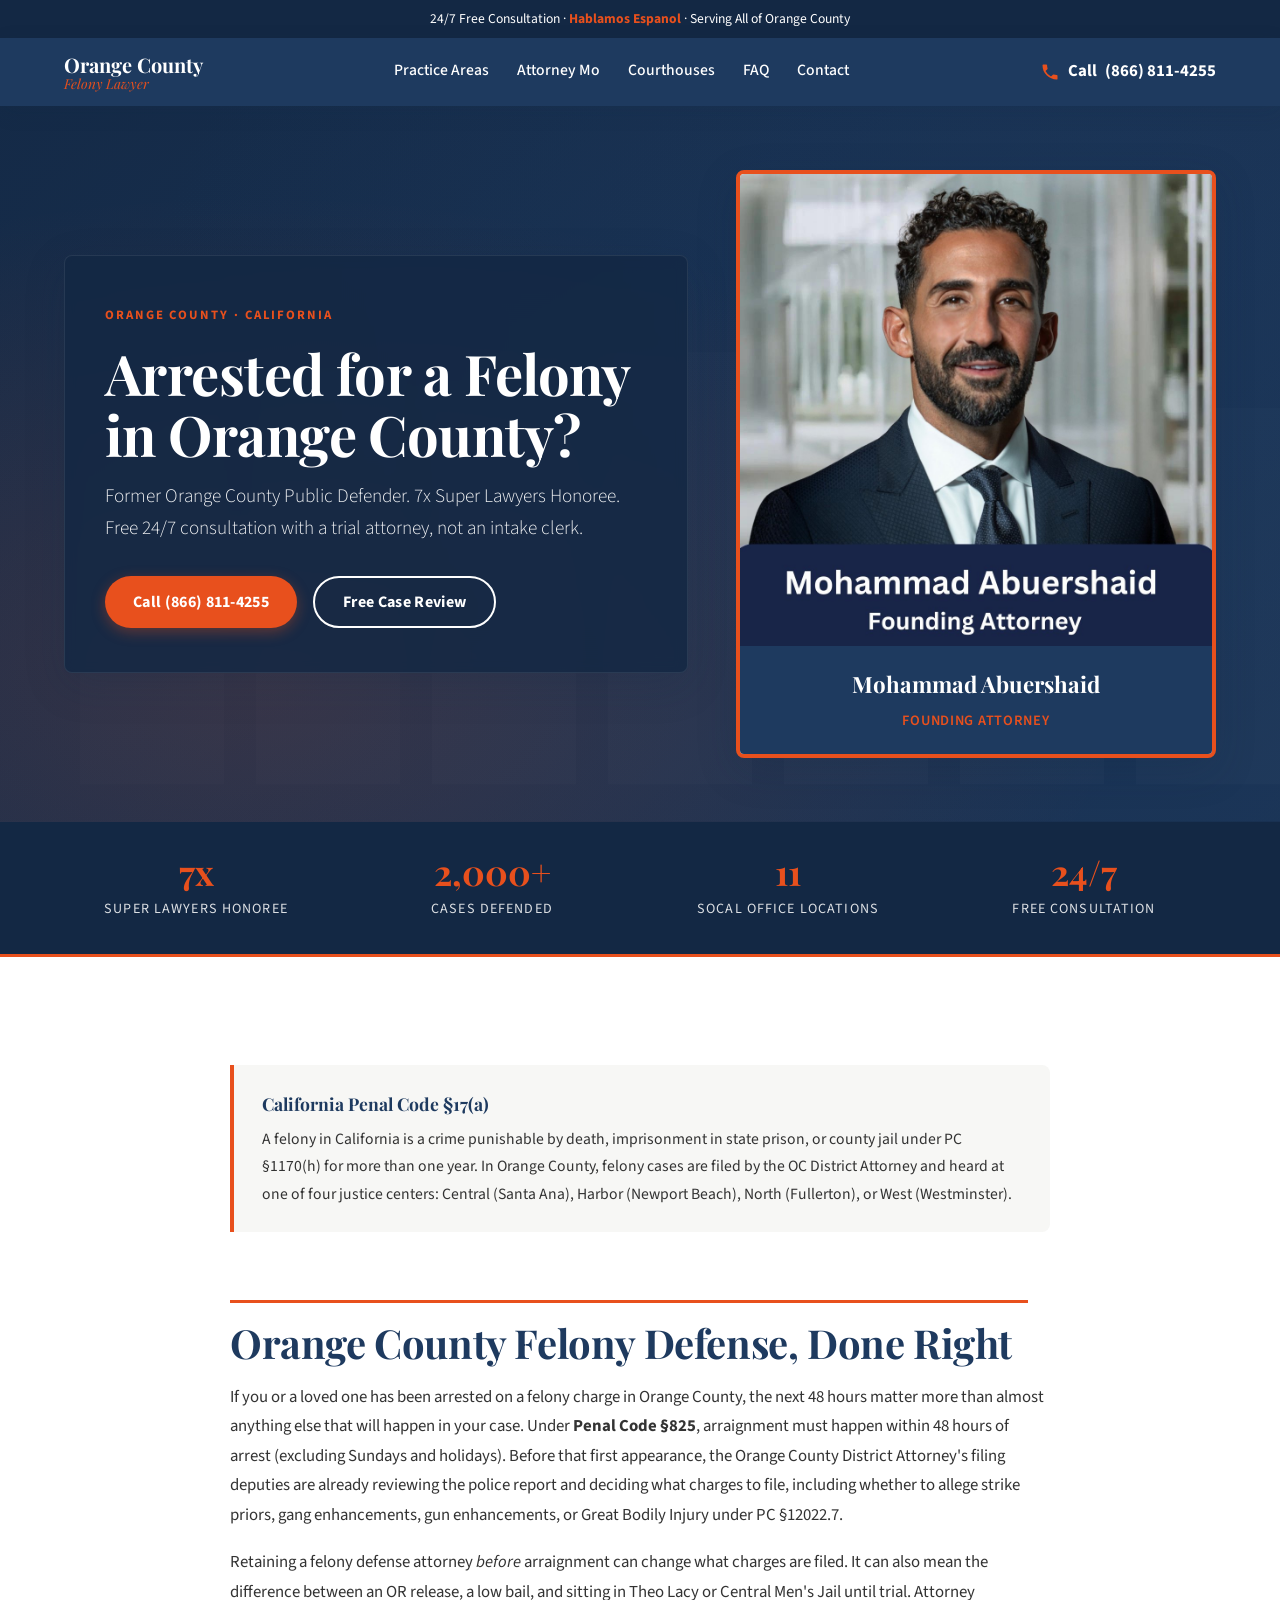
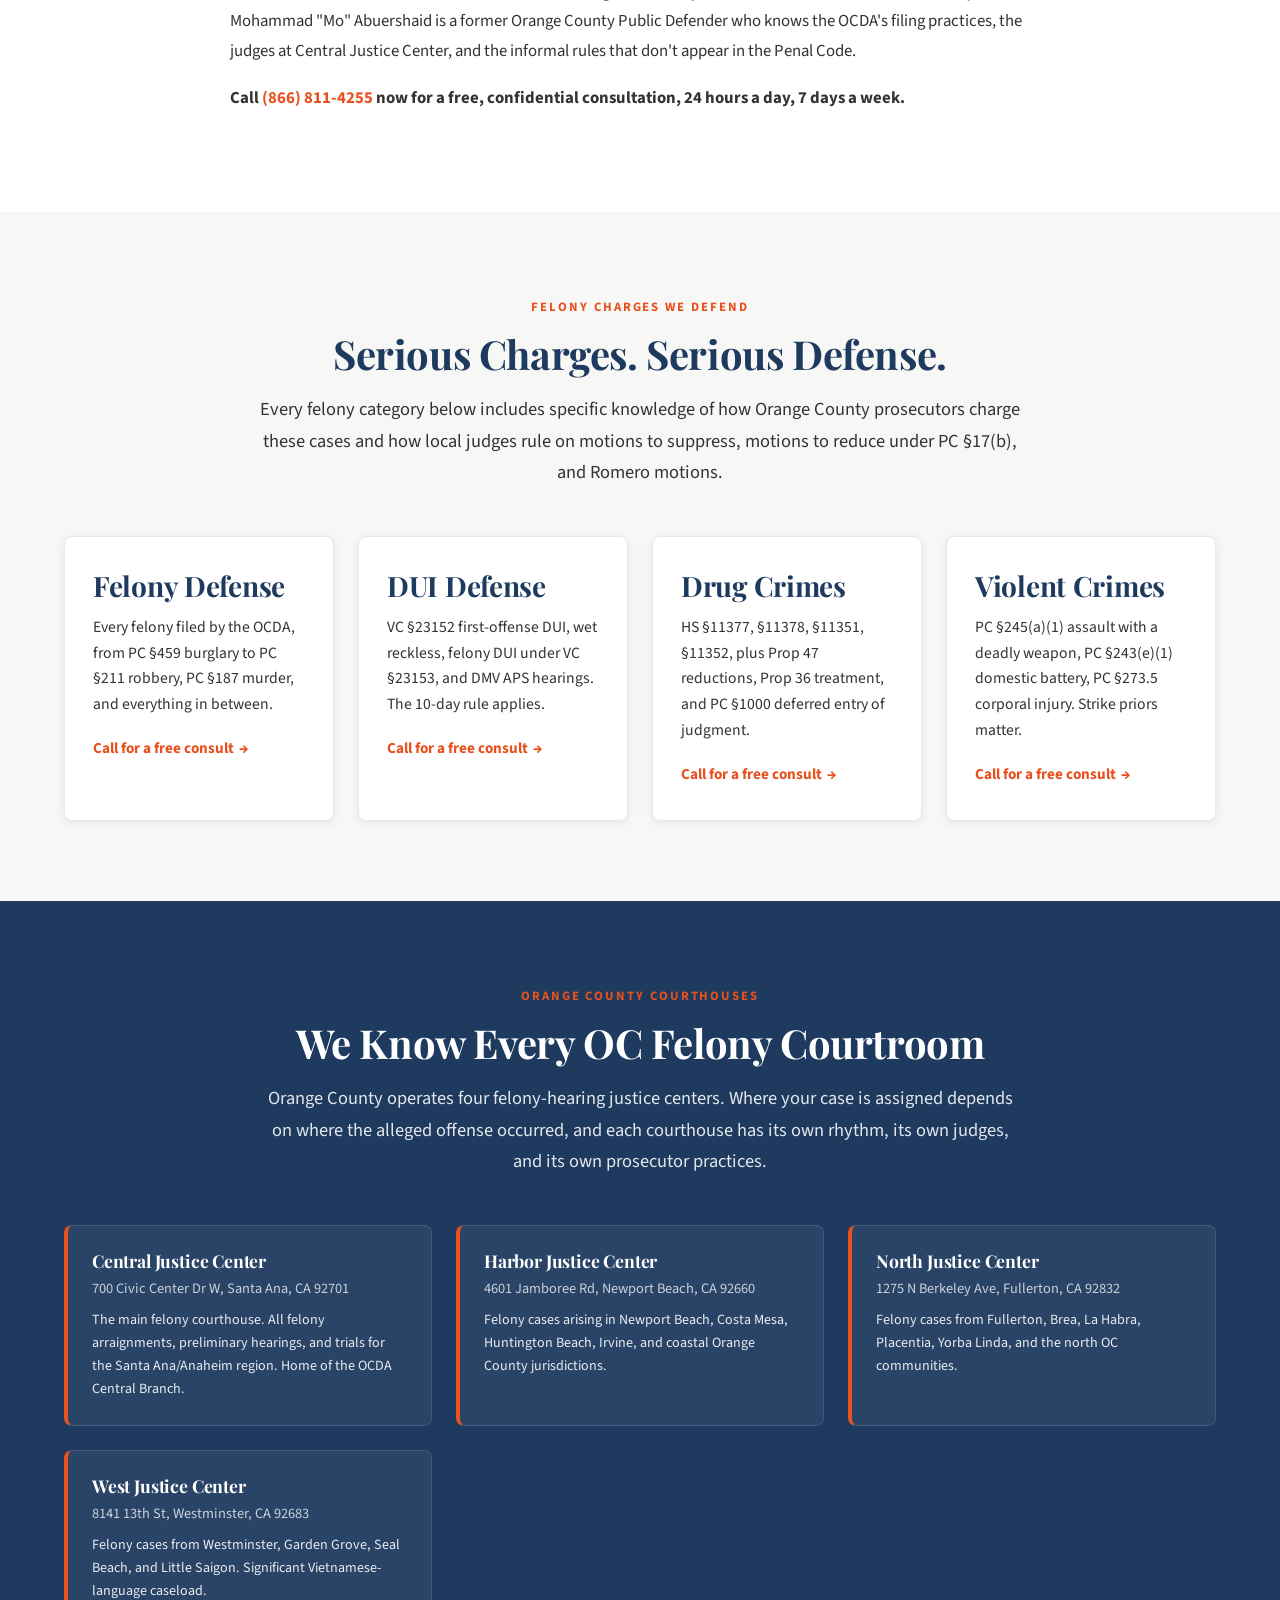
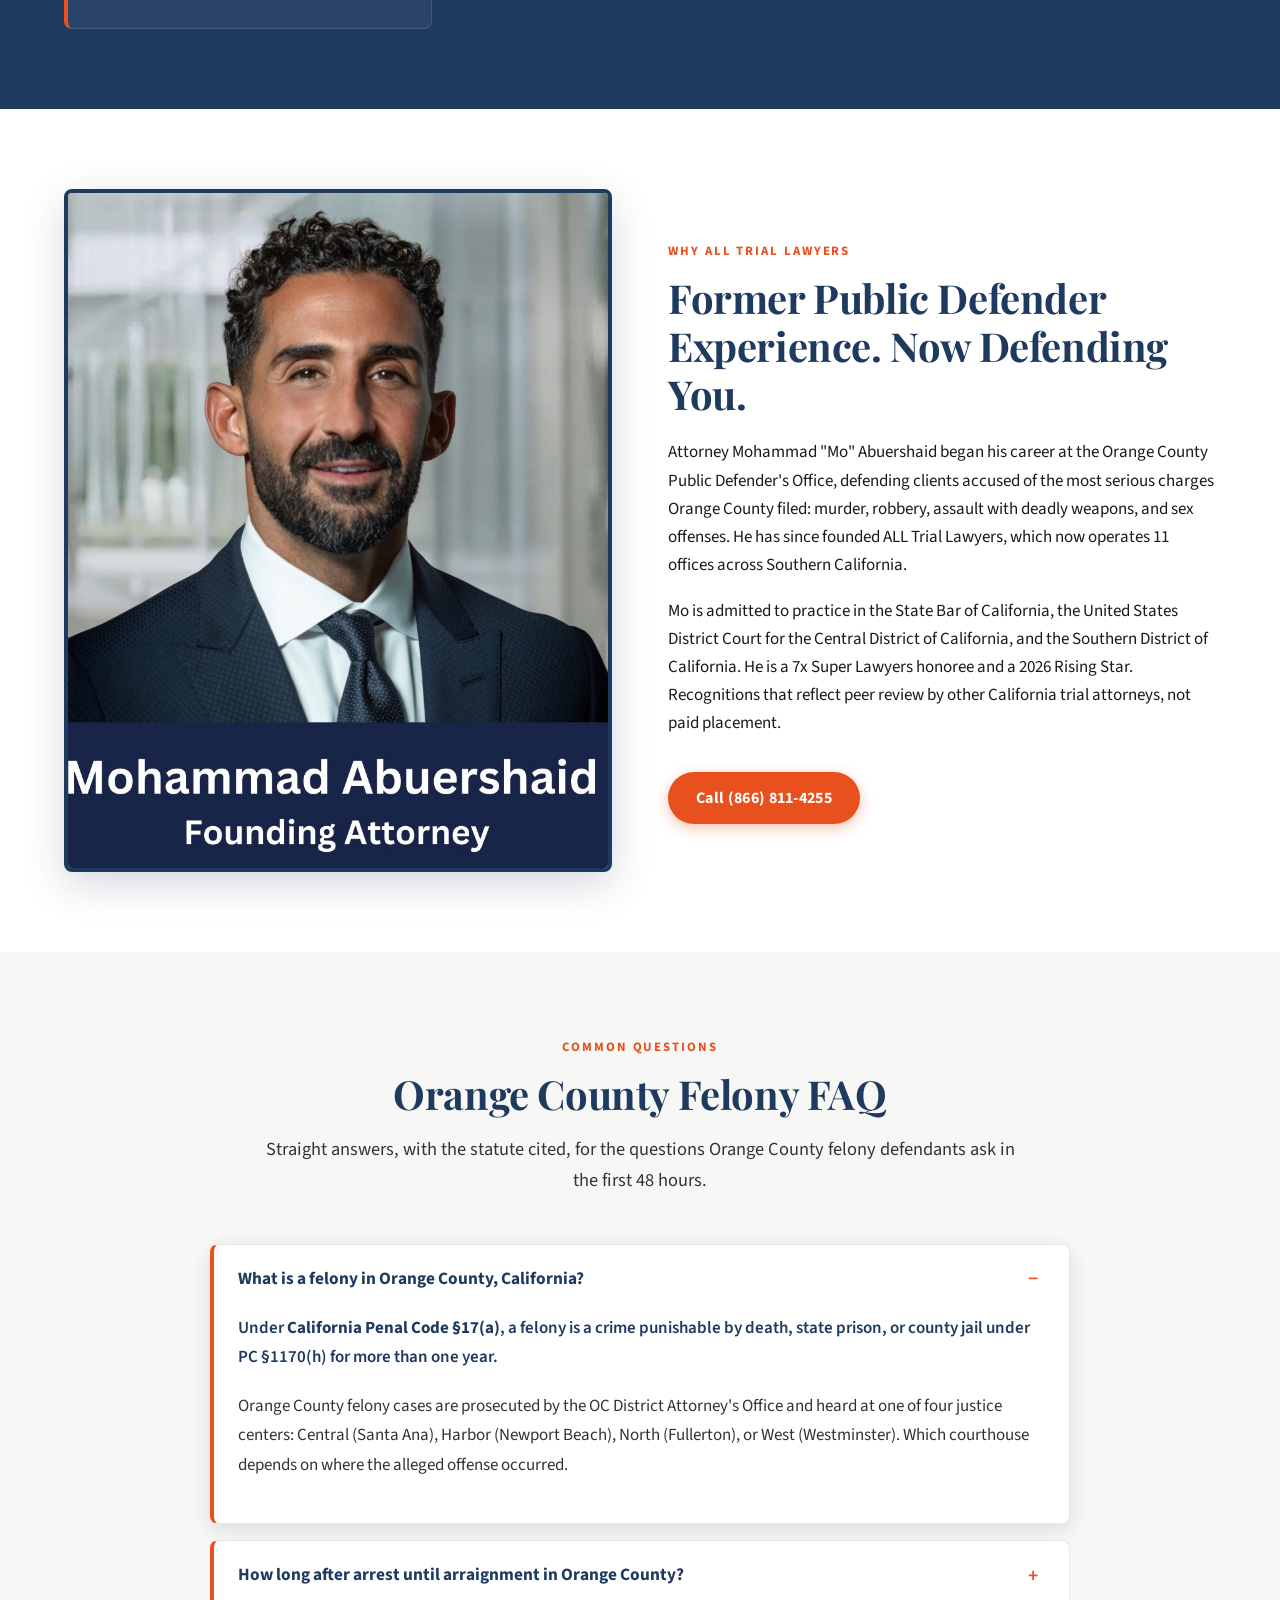
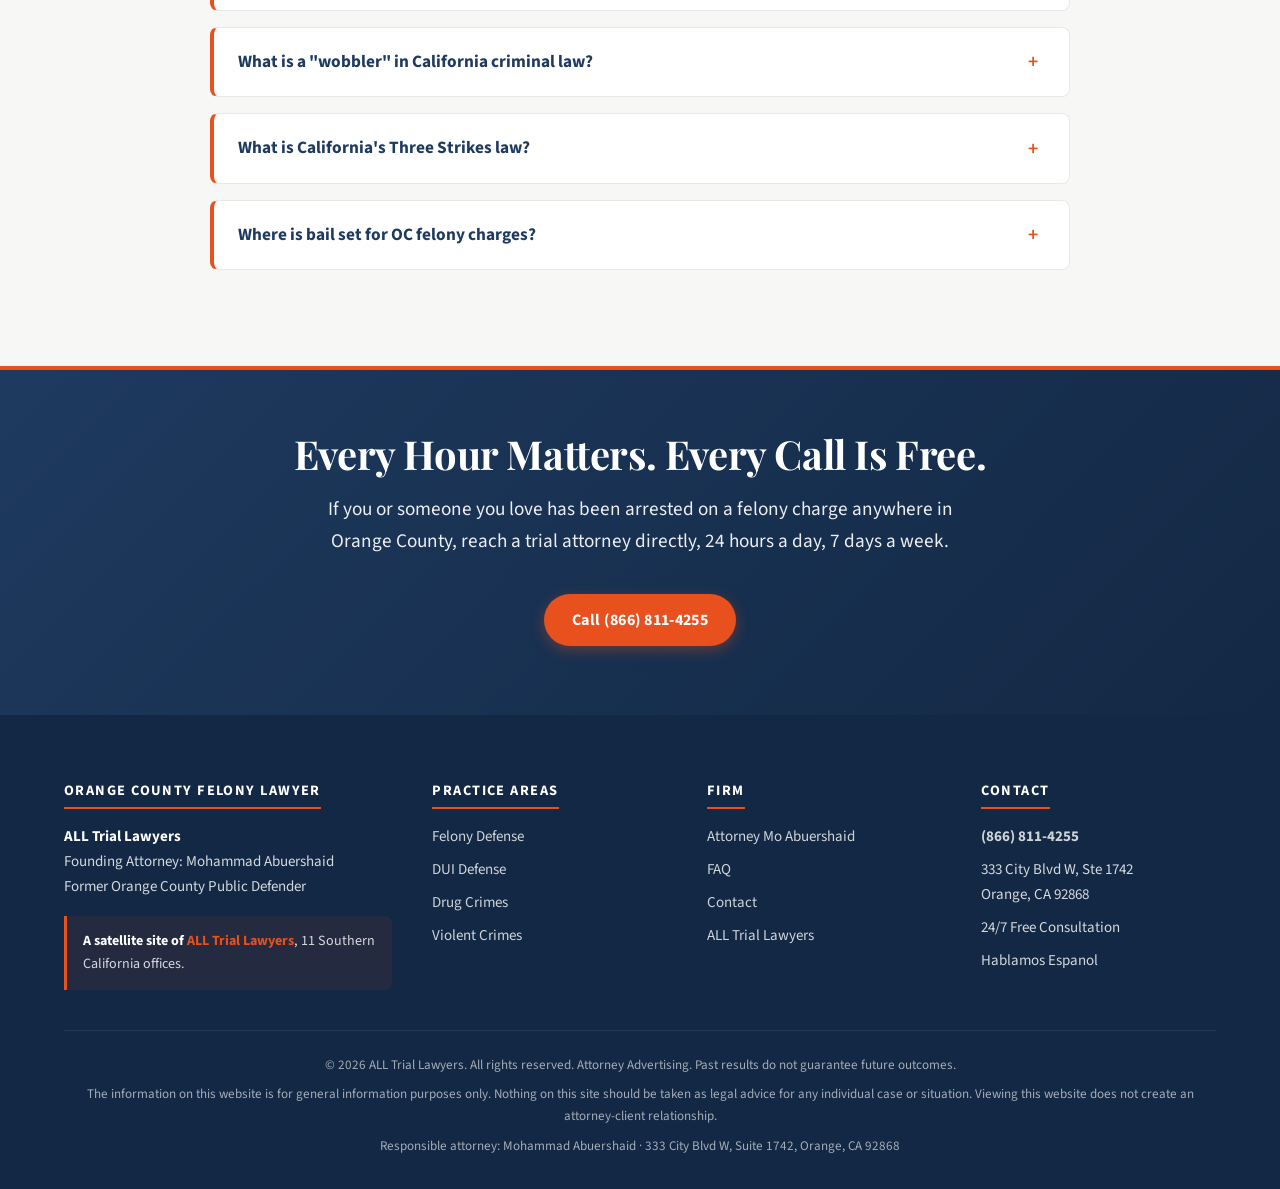
<file: index.html>
<!DOCTYPE html>
<html lang="en">
<head>
<meta charset="UTF-8">
<meta name="viewport" content="width=device-width, initial-scale=1.0">
<title>Orange County Felony Lawyer | Mohammad Abuershaid | ALL Trial Lawyers</title>
<meta name="description" content="Facing felony charges in Orange County? Attorney Mohammad Abuershaid - former OC Public Defender, 7x Super Lawyers honoree - defends clients at Central Justice Center, Harbor, North, and West Justice Centers. Call 866-811-4255 for a free consultation.">
<meta name="robots" content="index, follow, max-image-preview:large">
<meta name="author" content="Mohammad Abuershaid">
<link rel="canonical" href="https://orangecountyfelonylawyer.com/">

<meta property="og:type" content="website">
<meta property="og:url" content="https://orangecountyfelonylawyer.com/">
<meta property="og:title" content="Orange County Felony Lawyer | Mohammad Abuershaid">
<meta property="og:description" content="Former OC Public Defender now defending Orange County clients facing felony charges. Free consultation 24/7. Call 866-811-4255.">
<meta property="og:site_name" content="Orange County Felony Lawyer">

<meta name="twitter:card" content="summary_large_image">
<meta name="twitter:title" content="Orange County Felony Lawyer | Mohammad Abuershaid">
<meta name="twitter:description" content="Former OC Public Defender. 7x Super Lawyers. Defending felony charges across Orange County.">

<link rel="preconnect" href="https://fonts.googleapis.com">
<link rel="preconnect" href="https://fonts.gstatic.com" crossorigin>
<link href="https://fonts.googleapis.com/css2?family=Playfair+Display:wght@600;700;800&family=Source+Sans+3:wght@300;400;500;600;700&display=swap" rel="stylesheet">

<style>
/* ================================================
   orangecountyfelonylawyer.com
   ALL Trial Lawyers — Brand System
   Navy #1e3a5f | Orange #e8501d | White
   ================================================ */

:root {
  --navy: #1e3a5f;
  --navy-dark: #132844;
  --navy-light: #2a4d7a;
  --orange: #e8501d;
  --orange-hover: #c63f12;
  --white: #ffffff;
  --off-white: #f7f7f5;
  --gray-light: #e8e8e8;
  --gray-mid: #767676;
  --gray-dark: #333333;
  --text: #1a1a1a;
  --shadow-sm: 0 2px 8px rgba(19, 40, 68, 0.08);
  --shadow-md: 0 6px 20px rgba(19, 40, 68, 0.12);
  --shadow-lg: 0 12px 40px rgba(19, 40, 68, 0.18);
  --radius: 8px;
  --radius-pill: 999px;
  --container: 1200px;
  --font-display: 'Playfair Display', Georgia, 'Times New Roman', serif;
  --font-body: 'Source Sans 3', -apple-system, BlinkMacSystemFont, 'Segoe UI', sans-serif;
}

* {
  margin: 0;
  padding: 0;
  box-sizing: border-box;
}

html {
  scroll-behavior: smooth;
}

body {
  font-family: var(--font-body);
  font-size: 17px;
  line-height: 1.65;
  color: var(--text);
  background: var(--white);
  -webkit-font-smoothing: antialiased;
  -moz-osx-font-smoothing: grayscale;
}

img {
  max-width: 100%;
  height: auto;
  display: block;
}

a {
  color: var(--orange);
  text-decoration: none;
  transition: color 0.2s ease;
}

a:hover {
  color: var(--orange-hover);
}

h1, h2, h3, h4, h5, h6 {
  font-family: var(--font-display);
  font-weight: 700;
  line-height: 1.2;
  color: var(--navy);
  letter-spacing: -0.01em;
}

h1 { font-size: clamp(2.25rem, 4.5vw, 3.75rem); }
h2 { font-size: clamp(1.75rem, 3.2vw, 2.5rem); margin-bottom: 1rem; }
h3 { font-size: clamp(1.35rem, 2.2vw, 1.75rem); margin-bottom: 0.75rem; }
h4 { font-size: 1.2rem; margin-bottom: 0.5rem; }

p { margin-bottom: 1.15rem; }

.container {
  max-width: var(--container);
  margin: 0 auto;
  padding: 0 1.5rem;
}

/* ================================================
   TOP BAR + HEADER
   ================================================ */
.topbar {
  background: var(--navy-dark);
  color: var(--white);
  font-size: 0.85rem;
  padding: 0.5rem 0;
  text-align: center;
}

.topbar strong { color: var(--orange); }

.header {
  background: var(--navy);
  color: var(--white);
  padding: 0.85rem 0;
  position: sticky;
  top: 0;
  z-index: 100;
  box-shadow: var(--shadow-md);
}

.header-inner {
  max-width: var(--container);
  margin: 0 auto;
  padding: 0 1.5rem;
  display: flex;
  align-items: center;
  justify-content: space-between;
  gap: 2rem;
}

.logo {
  font-family: var(--font-display);
  font-size: 1.25rem;
  line-height: 1.1;
  color: var(--white);
  font-weight: 700;
}

.logo-main { display: block; }
.logo-sub {
  display: block;
  font-size: 0.85rem;
  color: var(--orange);
  font-weight: 400;
  font-style: italic;
}

.nav {
  display: flex;
  gap: 1.75rem;
  align-items: center;
}

.nav a {
  color: var(--white);
  font-weight: 500;
  font-size: 0.98rem;
  padding: 0.4rem 0;
  border-bottom: 2px solid transparent;
  transition: border-color 0.2s ease;
}

.nav a:hover,
.nav a.active {
  color: var(--white);
  border-bottom-color: var(--orange);
}

.header-phone {
  display: flex;
  align-items: center;
  gap: 0.5rem;
  color: var(--white);
  font-weight: 700;
  font-size: 1.05rem;
  white-space: nowrap;
}

.header-phone svg {
  fill: var(--orange);
  width: 20px;
  height: 20px;
  flex-shrink: 0;
  display: inline-block;
  vertical-align: middle;
}

.menu-toggle {
  display: none;
  background: none;
  border: 0;
  color: var(--white);
  font-size: 1.25rem;
  line-height: 1;
  cursor: pointer;
  padding: 0.5rem 0.65rem;
  width: 42px;
  height: 42px;
  align-items: center;
  justify-content: center;
}

/* ================================================
   HERO
   ================================================ */
.hero {
  position: relative;
  min-height: 620px;
  background:
    linear-gradient(135deg, rgba(19, 40, 68, 0.88) 0%, rgba(30, 58, 95, 0.72) 100%),
    url('data:image/svg+xml;utf8,<svg xmlns="http://www.w3.org/2000/svg" viewBox="0 0 1600 900"><defs><linearGradient id="g" x1="0" y1="0" x2="1" y2="1"><stop offset="0" stop-color="%231e3a5f"/><stop offset="1" stop-color="%23132844"/></linearGradient></defs><rect width="1600" height="900" fill="url(%23g)"/><g fill="%23ffffff" opacity="0.06"><rect x="100" y="400" width="180" height="450"/><rect x="320" y="350" width="180" height="500"/><rect x="540" y="380" width="180" height="470"/><rect x="760" y="330" width="180" height="520"/><rect x="980" y="370" width="180" height="480"/><rect x="1200" y="350" width="180" height="500"/><rect x="1420" y="400" width="180" height="450"/><polygon points="80,400 100,380 280,380 280,400" /><polygon points="300,350 320,330 500,330 500,350" /><polygon points="520,380 540,360 720,360 720,380" /><polygon points="740,330 760,310 940,310 940,330" /><polygon points="960,370 980,350 1160,350 1160,370" /><polygon points="1180,350 1200,330 1380,330 1380,350" /><polygon points="1400,400 1420,380 1600,380 1600,400" /></g></svg>');
  background-size: cover;
  background-position: center;
  color: var(--white);
  display: flex;
  align-items: center;
  padding: 4rem 0;
  overflow: hidden;
}

.hero::before {
  content: "";
  position: absolute;
  inset: 0;
  background:
    radial-gradient(ellipse at 20% 80%, rgba(232, 80, 29, 0.15), transparent 60%),
    radial-gradient(ellipse at 85% 20%, rgba(30, 58, 95, 0.4), transparent 60%);
  pointer-events: none;
}

.hero-inner {
  position: relative;
  max-width: var(--container);
  margin: 0 auto;
  padding: 0 1.5rem;
  display: grid;
  grid-template-columns: 1.3fr 1fr;
  gap: 3rem;
  align-items: center;
  width: 100%;
}

.hero-card {
  background: rgba(19, 40, 68, 0.82);
  backdrop-filter: blur(6px);
  padding: 2.75rem 2.5rem;
  border-radius: var(--radius);
  border: 1px solid rgba(255, 255, 255, 0.08);
  box-shadow: var(--shadow-lg);
}

.hero-eyebrow {
  display: inline-block;
  color: var(--orange);
  font-size: 0.8rem;
  font-weight: 700;
  letter-spacing: 0.15em;
  text-transform: uppercase;
  margin-bottom: 1rem;
}

.hero h1 {
  color: var(--white);
  font-size: clamp(2.25rem, 4.5vw, 3.5rem);
  margin-bottom: 1rem;
  line-height: 1.1;
}

.hero-sub {
  font-size: 1.2rem;
  opacity: 0.92;
  margin-bottom: 2rem;
  font-weight: 300;
}

.hero-cta {
  display: flex;
  gap: 1rem;
  flex-wrap: wrap;
}

.btn {
  display: inline-flex;
  align-items: center;
  justify-content: center;
  gap: 0.5rem;
  padding: 1rem 1.75rem;
  font-family: var(--font-body);
  font-weight: 700;
  font-size: 1rem;
  letter-spacing: 0.02em;
  border-radius: var(--radius-pill);
  border: 0;
  cursor: pointer;
  transition: transform 0.15s ease, background 0.2s ease, box-shadow 0.2s ease;
  text-align: center;
  line-height: 1;
  min-height: 52px;
}

.btn-primary {
  background: var(--orange);
  color: var(--white);
  box-shadow: 0 4px 14px rgba(232, 80, 29, 0.35);
}

.btn-primary:hover {
  background: var(--orange-hover);
  color: var(--white);
  transform: translateY(-2px);
  box-shadow: 0 8px 20px rgba(232, 80, 29, 0.45);
}

.btn-ghost {
  background: transparent;
  color: var(--white);
  border: 2px solid var(--white);
}

.btn-ghost:hover {
  background: var(--white);
  color: var(--navy);
  transform: translateY(-2px);
}

.btn-block { width: 100%; }

.hero-visual {
  position: relative;
}

.hero-visual-card {
  background: var(--white);
  border-radius: var(--radius);
  overflow: hidden;
  box-shadow: var(--shadow-lg);
  border: 4px solid var(--orange);
}

.hero-visual-img {
  width: 100%;
  aspect-ratio: 1 / 1;
  object-fit: cover;
  display: block;
}

.hero-visual-caption {
  background: var(--navy);
  color: var(--white);
  padding: 1.25rem 1.5rem;
  text-align: center;
}

.hero-visual-caption strong {
  display: block;
  font-family: var(--font-display);
  font-size: 1.4rem;
  margin-bottom: 0.15rem;
}

.hero-visual-caption span {
  color: var(--orange);
  font-size: 0.9rem;
  font-weight: 600;
  letter-spacing: 0.05em;
  text-transform: uppercase;
}

/* ================================================
   TRUST BAR
   ================================================ */
.trust-bar {
  background: var(--navy-dark);
  color: var(--white);
  padding: 2rem 0;
  border-bottom: 3px solid var(--orange);
}

.trust-grid {
  display: grid;
  grid-template-columns: repeat(4, 1fr);
  gap: 2rem;
  text-align: center;
}

.trust-item strong {
  display: block;
  font-family: var(--font-display);
  font-size: 2.2rem;
  color: var(--orange);
  line-height: 1;
  margin-bottom: 0.3rem;
}

.trust-item span {
  font-size: 0.88rem;
  opacity: 0.85;
  text-transform: uppercase;
  letter-spacing: 0.08em;
}

/* ================================================
   SECTIONS
   ================================================ */
.section {
  padding: 5rem 0;
}

.section-alt {
  background: var(--off-white);
}

.section-navy {
  background: var(--navy);
  color: var(--white);
}

.section-navy h1,
.section-navy h2,
.section-navy h3,
.section-navy h4 {
  color: var(--white);
}

.section-head {
  max-width: 760px;
  margin: 0 auto 3rem;
  text-align: center;
}

.section-eyebrow {
  display: inline-block;
  color: var(--orange);
  font-size: 0.8rem;
  font-weight: 700;
  letter-spacing: 0.15em;
  text-transform: uppercase;
  margin-bottom: 0.75rem;
}

.section-lead {
  font-size: 1.15rem;
  color: var(--gray-dark);
  line-height: 1.7;
}

.section-navy .section-lead {
  color: rgba(255, 255, 255, 0.88);
}

/* ================================================
   CHARGE CARDS / PRACTICE CARDS
   ================================================ */
.card-grid {
  display: grid;
  grid-template-columns: repeat(auto-fit, minmax(260px, 1fr));
  gap: 1.5rem;
}

.card {
  background: var(--white);
  border: 1px solid var(--gray-light);
  border-radius: var(--radius);
  padding: 2rem 1.75rem;
  box-shadow: var(--shadow-sm);
  transition: transform 0.2s ease, box-shadow 0.2s ease, border-color 0.2s ease;
  position: relative;
}

.card::before {
  content: "";
  position: absolute;
  top: 0;
  left: 0;
  width: 4px;
  height: 100%;
  background: var(--orange);
  border-radius: var(--radius) 0 0 var(--radius);
  opacity: 0;
  transition: opacity 0.2s ease;
}

.card:hover {
  transform: translateY(-4px);
  box-shadow: var(--shadow-md);
  border-color: var(--orange);
}

.card:hover::before {
  opacity: 1;
}

.card h3 {
  color: var(--navy);
  margin-bottom: 0.75rem;
}

.card p {
  color: var(--gray-dark);
  margin-bottom: 1rem;
  font-size: 0.98rem;
}

.card-link {
  font-weight: 700;
  color: var(--orange);
  font-size: 0.95rem;
  display: inline-flex;
  align-items: center;
  gap: 0.3rem;
}

.card-link::after {
  content: "→";
  transition: transform 0.2s ease;
}

.card-link:hover::after {
  transform: translateX(4px);
}

/* ================================================
   TWO-COLUMN CONTENT
   ================================================ */
.two-col {
  display: grid;
  grid-template-columns: 1fr 1fr;
  gap: 3.5rem;
  align-items: center;
}

.two-col-text h2 {
  margin-bottom: 1.25rem;
}

.two-col-img {
  border-radius: var(--radius);
  overflow: hidden;
  box-shadow: var(--shadow-lg);
  border: 4px solid var(--navy);
}

.two-col-img img {
  width: 100%;
  aspect-ratio: 4 / 5;
  object-fit: cover;
}

/* ================================================
   COURTHOUSES
   ================================================ */
.courthouse-grid {
  display: grid;
  grid-template-columns: repeat(auto-fit, minmax(280px, 1fr));
  gap: 1.5rem;
  margin-top: 2.5rem;
}

.courthouse {
  background: rgba(255, 255, 255, 0.05);
  border: 1px solid rgba(255, 255, 255, 0.12);
  border-radius: var(--radius);
  padding: 1.5rem;
  border-left: 4px solid var(--orange);
}

.courthouse h4 {
  color: var(--white);
  margin-bottom: 0.35rem;
  font-size: 1.1rem;
}

.courthouse-addr {
  font-size: 0.9rem;
  color: rgba(255, 255, 255, 0.75);
  margin-bottom: 0.5rem;
}

.courthouse-detail {
  font-size: 0.88rem;
  color: rgba(255, 255, 255, 0.9);
  margin: 0;
}

/* ================================================
   FAQ
   ================================================ */
.faq-list {
  max-width: 860px;
  margin: 0 auto;
}

.faq-item {
  background: var(--white);
  border: 1px solid var(--gray-light);
  border-left: 4px solid var(--orange);
  border-radius: var(--radius);
  margin-bottom: 1rem;
  overflow: hidden;
  transition: box-shadow 0.2s ease;
}

.faq-item[open] {
  box-shadow: var(--shadow-md);
}

.faq-item summary {
  padding: 1.25rem 1.5rem;
  font-weight: 700;
  color: var(--navy);
  font-size: 1.08rem;
  cursor: pointer;
  list-style: none;
  display: flex;
  justify-content: space-between;
  align-items: center;
  gap: 1rem;
}

.faq-item summary::-webkit-details-marker { display: none; }

.faq-item summary::after {
  content: "+";
  color: var(--orange);
  font-size: 1.25rem;
  font-weight: 600;
  transition: transform 0.2s ease;
  line-height: 1;
  flex-shrink: 0;
  width: 24px;
  text-align: center;
}

.faq-item[open] summary::after {
  content: "−";
}

.faq-answer {
  padding: 0 1.5rem 1.5rem;
  color: var(--gray-dark);
  line-height: 1.75;
}

.faq-answer p:first-child {
  font-weight: 600;
  color: var(--navy);
}

/* ================================================
   CTA BAND
   ================================================ */
.cta-band {
  background: linear-gradient(135deg, var(--navy) 0%, var(--navy-dark) 100%);
  color: var(--white);
  padding: 4rem 0;
  text-align: center;
  position: relative;
  overflow: hidden;
}

.cta-band::before {
  content: "";
  position: absolute;
  top: 0;
  left: 0;
  right: 0;
  height: 4px;
  background: var(--orange);
}

.cta-band h2 {
  color: var(--white);
  margin-bottom: 1rem;
}

.cta-band p {
  font-size: 1.2rem;
  opacity: 0.92;
  max-width: 680px;
  margin: 0 auto 2rem;
}

.cta-band .btn {
  margin: 0.3rem;
}

/* ================================================
   CONTENT (long-form prose)
   ================================================ */
.content-wrap {
  max-width: 820px;
  margin: 0 auto;
}

.content-wrap h2 {
  margin-top: 2.5rem;
  margin-bottom: 1rem;
  padding-top: 1rem;
  border-top: 3px solid var(--orange);
  display: inline-block;
  padding-right: 1rem;
}

.content-wrap h2:first-child {
  margin-top: 0;
  border-top: 0;
  padding-top: 0;
}

.content-wrap h3 {
  color: var(--navy);
  margin-top: 1.75rem;
  margin-bottom: 0.75rem;
}

.content-wrap p {
  font-size: 1.05rem;
  color: var(--gray-dark);
  line-height: 1.75;
}

.content-wrap ul,
.content-wrap ol {
  padding-left: 1.25rem;
  margin-bottom: 1.25rem;
}

.content-wrap li {
  margin-bottom: 0.5rem;
  line-height: 1.7;
  color: var(--gray-dark);
}

.statute-box {
  background: var(--off-white);
  border-left: 4px solid var(--orange);
  padding: 1.5rem 1.75rem;
  margin: 1.75rem 0;
  border-radius: 0 var(--radius) var(--radius) 0;
}

.statute-box strong {
  color: var(--navy);
  display: block;
  margin-bottom: 0.5rem;
  font-family: var(--font-display);
  font-size: 1.1rem;
}

.statute-box p {
  margin-bottom: 0;
  font-size: 0.98rem;
}

/* ================================================
   CONTACT FORM
   ================================================ */
.contact-layout {
  display: grid;
  grid-template-columns: 1.1fr 1fr;
  gap: 3rem;
}

.contact-info h3 {
  margin-bottom: 0.35rem;
}

.contact-info-item {
  margin-bottom: 1.75rem;
}

.contact-info-item strong {
  color: var(--orange);
  display: block;
  font-size: 0.82rem;
  letter-spacing: 0.1em;
  text-transform: uppercase;
  margin-bottom: 0.4rem;
}

.contact-info-item p,
.contact-info-item a {
  color: var(--gray-dark);
  font-size: 1.05rem;
  line-height: 1.6;
}

.contact-info-item a {
  color: var(--navy);
  font-weight: 600;
}

.form {
  background: var(--white);
  border: 1px solid var(--gray-light);
  border-radius: var(--radius);
  padding: 2rem;
  box-shadow: var(--shadow-sm);
}

.form-group {
  margin-bottom: 1.1rem;
}

.form-group label {
  display: block;
  font-size: 0.88rem;
  font-weight: 700;
  color: var(--navy);
  margin-bottom: 0.35rem;
  letter-spacing: 0.02em;
}

.form-group input,
.form-group select,
.form-group textarea {
  width: 100%;
  padding: 0.75rem 0.9rem;
  border: 1px solid var(--gray-light);
  border-radius: var(--radius);
  font-family: inherit;
  font-size: 1rem;
  color: var(--text);
  background: var(--white);
  transition: border-color 0.15s ease, box-shadow 0.15s ease;
}

.form-group input:focus,
.form-group select:focus,
.form-group textarea:focus {
  outline: 0;
  border-color: var(--orange);
  box-shadow: 0 0 0 3px rgba(232, 80, 29, 0.15);
}

.form-group textarea {
  min-height: 130px;
  resize: vertical;
}

.form-disclaimer {
  font-size: 0.8rem;
  color: var(--gray-mid);
  line-height: 1.55;
  margin-top: 1rem;
}

/* ================================================
   FOOTER
   ================================================ */
.footer {
  background: var(--navy-dark);
  color: rgba(255, 255, 255, 0.82);
  padding: 4rem 0 1.5rem;
  font-size: 0.94rem;
}

.footer-grid {
  display: grid;
  grid-template-columns: 1.4fr 1fr 1fr 1fr;
  gap: 2.5rem;
  margin-bottom: 2.5rem;
}

.footer h4 {
  color: var(--white);
  font-family: var(--font-body);
  font-size: 0.9rem;
  letter-spacing: 0.1em;
  text-transform: uppercase;
  margin-bottom: 1rem;
  padding-bottom: 0.5rem;
  border-bottom: 2px solid var(--orange);
  display: inline-block;
}

.footer ul {
  list-style: none;
}

.footer li {
  margin-bottom: 0.5rem;
}

.footer a {
  color: rgba(255, 255, 255, 0.8);
  transition: color 0.15s ease;
}

.footer a:hover {
  color: var(--orange);
}

.footer-brand p {
  margin-bottom: 0.75rem;
  line-height: 1.65;
}

.footer-attribution {
  background: rgba(232, 80, 29, 0.08);
  border-left: 3px solid var(--orange);
  padding: 0.85rem 1rem;
  margin-top: 1rem;
  border-radius: 0 var(--radius) var(--radius) 0;
  font-size: 0.88rem;
}

.footer-attribution strong { color: var(--white); }

.footer-bottom {
  border-top: 1px solid rgba(255, 255, 255, 0.12);
  padding-top: 1.5rem;
  text-align: center;
  font-size: 0.82rem;
  opacity: 0.75;
  line-height: 1.65;
}

.footer-bottom p { margin-bottom: 0.5rem; }

/* ================================================
   PAGE HEADER (sub-pages)
   ================================================ */
.page-header {
  background: linear-gradient(135deg, var(--navy) 0%, var(--navy-dark) 100%);
  color: var(--white);
  padding: 4rem 0 3rem;
  position: relative;
  overflow: hidden;
  border-bottom: 4px solid var(--orange);
}

.page-header::before {
  content: "";
  position: absolute;
  inset: 0;
  background:
    radial-gradient(ellipse at 85% 30%, rgba(232, 80, 29, 0.15), transparent 55%);
  pointer-events: none;
}

.page-header-inner {
  position: relative;
  max-width: var(--container);
  margin: 0 auto;
  padding: 0 1.5rem;
}

.page-header h1 {
  color: var(--white);
  margin-bottom: 0.75rem;
}

.page-header p {
  font-size: 1.15rem;
  opacity: 0.9;
  max-width: 720px;
  margin-bottom: 0;
}

.breadcrumbs {
  font-size: 0.88rem;
  margin-bottom: 1rem;
  opacity: 0.85;
}

.breadcrumbs a {
  color: var(--orange);
}

.breadcrumbs span {
  margin: 0 0.5rem;
  opacity: 0.6;
}

/* ================================================
   RESPONSIVE
   ================================================ */
@media (max-width: 960px) {
  .hero-inner { grid-template-columns: 1fr; }
  .hero-visual { max-width: 380px; margin: 0 auto; }
  .two-col { grid-template-columns: 1fr; gap: 2rem; }
  .contact-layout { grid-template-columns: 1fr; }
  .footer-grid { grid-template-columns: 1fr 1fr; }
  .trust-grid { grid-template-columns: repeat(2, 1fr); gap: 1.5rem; }
  .nav { display: none; position: absolute; top: 100%; left: 0; right: 0; background: var(--navy); flex-direction: column; padding: 1rem 1.5rem; gap: 0.5rem; box-shadow: var(--shadow-md); }
  .nav.open { display: flex; }
  .nav a { width: 100%; padding: 0.75rem 0; border-bottom: 1px solid rgba(255,255,255,0.08); }
  .menu-toggle { display: inline-flex; }
  .header-inner { position: relative; }
}

@media (max-width: 600px) {
  .section { padding: 3.5rem 0; }
  .hero { min-height: 540px; padding: 3rem 0; }
  .hero-card { padding: 2rem 1.5rem; }
  .hero-cta { flex-direction: column; }
  .hero-cta .btn { width: 100%; }
  .footer-grid { grid-template-columns: 1fr; gap: 1.75rem; }
  .trust-grid { grid-template-columns: 1fr 1fr; }
  .trust-item strong { font-size: 1.8rem; }
  .topbar { font-size: 0.78rem; }
  .header-phone { font-size: 0.95rem; }
  .header-phone span.phone-label { display: none; }
}

/* Reduced motion */
@media (prefers-reduced-motion: reduce) {
  *,
  *::before,
  *::after {
    animation-duration: 0.01ms !important;
    animation-iteration-count: 1 !important;
    transition-duration: 0.01ms !important;
    scroll-behavior: auto !important;
  }
}

</style>

<script type="application/ld+json">
{
  "@context": "https://schema.org",
  "@graph": [
    {
      "@type": "LegalService",
      "@id": "https://orangecountyfelonylawyer.com/#organization",
      "name": "ALL Trial Lawyers - Orange County Felony Defense",
      "alternateName": "Orange County Felony Lawyer",
      "url": "https://orangecountyfelonylawyer.com/",
      "telephone": "+1-866-811-4255",
      "priceRange": "Free Consultation",
      "description": "Orange County felony defense law firm founded by former OC Public Defender Mohammad Abuershaid. Defending clients at Central Justice Center, Harbor, North, and West Justice Centers.",
      "address": {
        "@type": "PostalAddress",
        "streetAddress": "333 City Blvd W, Suite 1742",
        "addressLocality": "Orange",
        "addressRegion": "CA",
        "postalCode": "92868",
        "addressCountry": "US"
      },
      "areaServed": [
        {"@type": "AdministrativeArea", "name": "Orange County"},
        {"@type": "City", "name": "Santa Ana"},
        {"@type": "City", "name": "Anaheim"},
        {"@type": "City", "name": "Irvine"},
        {"@type": "City", "name": "Newport Beach"},
        {"@type": "City", "name": "Huntington Beach"},
        {"@type": "City", "name": "Westminster"},
        {"@type": "City", "name": "Fullerton"}
      ],
      "openingHoursSpecification": {
        "@type": "OpeningHoursSpecification",
        "dayOfWeek": ["Monday","Tuesday","Wednesday","Thursday","Friday","Saturday","Sunday"],
        "opens": "00:00",
        "closes": "23:59"
      },
      "sameAs": [
        "https://www.alltriallawyers.com/",
        "https://www.wikidata.org/wiki/Q139051411"
      ]
    },
    {
      "@type": "Attorney",
      "name": "Mohammad Abuershaid",
      "givenName": "Mohammad",
      "familyName": "Abuershaid",
      "jobTitle": "Founding Attorney",
      "url": "https://orangecountyfelonylawyer.com/",
      "worksFor": {"@id": "https://orangecountyfelonylawyer.com/#organization"},
      "alumniOf": {"@type": "EducationalOrganization", "name": "Western Michigan University Cooley Law School"},
      "knowsAbout": ["Felony Defense", "DUI Defense", "Drug Crimes", "Violent Crimes", "Criminal Defense"],
      "award": ["Super Lawyers Honoree 2020-2025", "Super Lawyers Rising Star 2026"],
      "memberOf": [
        {"@type": "Organization", "name": "State Bar of California"},
        {"@type": "Organization", "name": "Orange County Bar Association"}
      ],
      "sameAs": [
        "https://www.wikidata.org/wiki/Q139051411",
        "https://www.alltriallawyers.com/attorneys/mohammad-abuershaid/"
      ]
    }
  ]
}
</script>

<script type="application/ld+json">
{
  "@context": "https://schema.org",
  "@type": "FAQPage",
  "mainEntity": [
    {"@type":"Question","name":"What is a felony in Orange County, California?","acceptedAnswer":{"@type":"Answer","text":"Under California Penal Code 17(a), a felony is a crime punishable by death, imprisonment in state prison, or imprisonment in county jail under PC 1170(h) for more than one year. Orange County felony cases are prosecuted by the OC District Attorney and heard at the Central Justice Center in Santa Ana, Harbor Justice Center in Newport Beach, North Justice Center in Fullerton, or West Justice Center in Westminster."}},
    {"@type":"Question","name":"How long after a felony arrest in Orange County before arraignment?","acceptedAnswer":{"@type":"Answer","text":"Under California Penal Code 825, a defendant must be arraigned within 48 hours of arrest, excluding Sundays and holidays. In Orange County, in-custody felony arraignments are typically the next court day at Central Justice Center in Santa Ana."}},
    {"@type":"Question","name":"What is a wobbler in California criminal law?","acceptedAnswer":{"@type":"Answer","text":"A wobbler is an offense that can be charged as either a felony or a misdemeanor at the prosecutor's discretion. Common OC wobblers include PC 245(a)(1), PC 459 commercial burglary, and HS 11377 methamphetamine possession. Under PC 17(b), a motion to reduce a wobbler felony to a misdemeanor can be filed at preliminary hearing, sentencing, or after probation."}},
    {"@type":"Question","name":"What is Three Strikes in California?","acceptedAnswer":{"@type":"Answer","text":"California's Three Strikes law, codified at Penal Code 667(b)-(i) and 1170.12, doubles the sentence for any felony if the defendant has one prior serious or violent felony, and imposes 25 years to life for a qualifying third felony."}},
    {"@type":"Question","name":"How much does a felony defense lawyer cost in Orange County?","acceptedAnswer":{"@type":"Answer","text":"Felony defense fees in Orange County vary by charge severity, expected trial length, and attorney experience. Most private engagements are flat-fee per stage. ALL Trial Lawyers offers free confidential consultations at 866-811-4255."}}
  ]
}
</script>
</head>
<body>

<div class="topbar">
  <div class="container">
    24/7 Free Consultation &middot; <strong>Hablamos Espanol</strong> &middot; Serving All of Orange County
  </div>
</div>

<header class="header" role="banner">
  <div class="header-inner">
    <a href="/" class="logo" aria-label="Orange County Felony Lawyer - Home">
      <span class="logo-main">Orange County</span>
      <span class="logo-sub">Felony Lawyer</span>
    </a>
    <button class="menu-toggle" aria-expanded="false" aria-label="Toggle navigation">&#9776;</button>
    <nav class="nav" role="navigation" aria-label="Main">
      <a href="#practice">Practice Areas</a>
      <a href="#attorney">Attorney Mo</a>
      <a href="#courthouses">Courthouses</a>
      <a href="#faq">FAQ</a>
      <a href="#contact">Contact</a>
    </nav>
    <a href="tel:+18668114255" class="header-phone">
      <svg xmlns="http://www.w3.org/2000/svg" viewBox="0 0 24 24" width="20" height="20" aria-hidden="true"><path d="M6.62 10.79a15.05 15.05 0 006.59 6.59l2.2-2.2a1 1 0 011.01-.24 11.36 11.36 0 003.58.57 1 1 0 011 1V20a1 1 0 01-1 1A17 17 0 013 4a1 1 0 011-1h3.5a1 1 0 011 1 11.36 11.36 0 00.57 3.58 1 1 0 01-.24 1.01l-2.2 2.2z"/></svg>
      <span class="phone-label">Call</span> (866) 811-4255
    </a>
  </div>
</header>

<main>

<section class="hero" aria-label="Orange County felony defense">
  <div class="hero-inner">
    <div class="hero-card">
      <span class="hero-eyebrow">Orange County &middot; California</span>
      <h1>Arrested for a Felony in Orange County?</h1>
      <p class="hero-sub">Former Orange County Public Defender. 7x Super Lawyers Honoree. Free 24/7 consultation with a trial attorney, not an intake clerk.</p>
      <div class="hero-cta">
        <a href="tel:+18668114255" class="btn btn-primary">Call (866) 811-4255</a>
        <a href="#contact" class="btn btn-ghost">Free Case Review</a>
      </div>
    </div>
    <div class="hero-visual">
      <div class="hero-visual-card">
        <img src="[data-uri]" alt="Mohammad Abuershaid, Orange County felony defense attorney and founding partner of ALL Trial Lawyers" class="hero-visual-img" width="600" height="600">
        <div class="hero-visual-caption">
          <strong>Mohammad Abuershaid</strong>
          <span>Founding Attorney</span>
        </div>
      </div>
    </div>
  </div>
</section>

<section class="trust-bar" aria-label="Attorney credentials">
  <div class="container">
    <div class="trust-grid">
      <div class="trust-item"><strong>7x</strong><span>Super Lawyers Honoree</span></div>
      <div class="trust-item"><strong>2,000+</strong><span>Cases Defended</span></div>
      <div class="trust-item"><strong>11</strong><span>SoCal Office Locations</span></div>
      <div class="trust-item"><strong>24/7</strong><span>Free Consultation</span></div>
    </div>
  </div>
</section>

<section class="section">
  <div class="container">
    <div class="content-wrap">
      <div class="statute-box">
        <strong>California Penal Code &sect;17(a)</strong>
        <p>A felony in California is a crime punishable by death, imprisonment in state prison, or county jail under PC &sect;1170(h) for more than one year. In Orange County, felony cases are filed by the OC District Attorney and heard at one of four justice centers: Central (Santa Ana), Harbor (Newport Beach), North (Fullerton), or West (Westminster).</p>
      </div>

      <h2>Orange County Felony Defense, Done Right</h2>
      <p>If you or a loved one has been arrested on a felony charge in Orange County, the next 48 hours matter more than almost anything else that will happen in your case. Under <strong>Penal Code &sect;825</strong>, arraignment must happen within 48 hours of arrest (excluding Sundays and holidays). Before that first appearance, the Orange County District Attorney's filing deputies are already reviewing the police report and deciding what charges to file, including whether to allege strike priors, gang enhancements, gun enhancements, or Great Bodily Injury under PC &sect;12022.7.</p>

      <p>Retaining a felony defense attorney <em>before</em> arraignment can change what charges are filed. It can also mean the difference between an OR release, a low bail, and sitting in Theo Lacy or Central Men's Jail until trial. Attorney Mohammad "Mo" Abuershaid is a former Orange County Public Defender who knows the OCDA's filing practices, the judges at Central Justice Center, and the informal rules that don't appear in the Penal Code.</p>

      <p><strong>Call <a href="tel:+18668114255">(866) 811-4255</a> now for a free, confidential consultation, 24 hours a day, 7 days a week.</strong></p>
    </div>
  </div>
</section>

<section class="section section-alt" id="practice">
  <div class="container">
    <div class="section-head">
      <span class="section-eyebrow">Felony Charges We Defend</span>
      <h2>Serious Charges. Serious Defense.</h2>
      <p class="section-lead">Every felony category below includes specific knowledge of how Orange County prosecutors charge these cases and how local judges rule on motions to suppress, motions to reduce under PC &sect;17(b), and Romero motions.</p>
    </div>

    <div class="card-grid">
      <article class="card">
        <h3>Felony Defense</h3>
        <p>Every felony filed by the OCDA, from PC &sect;459 burglary to PC &sect;211 robbery, PC &sect;187 murder, and everything in between.</p>
        <a href="tel:+18668114255" class="card-link">Call for a free consult</a>
      </article>
      <article class="card">
        <h3>DUI Defense</h3>
        <p>VC &sect;23152 first-offense DUI, wet reckless, felony DUI under VC &sect;23153, and DMV APS hearings. The 10-day rule applies.</p>
        <a href="tel:+18668114255" class="card-link">Call for a free consult</a>
      </article>
      <article class="card">
        <h3>Drug Crimes</h3>
        <p>HS &sect;11377, &sect;11378, &sect;11351, &sect;11352, plus Prop 47 reductions, Prop 36 treatment, and PC &sect;1000 deferred entry of judgment.</p>
        <a href="tel:+18668114255" class="card-link">Call for a free consult</a>
      </article>
      <article class="card">
        <h3>Violent Crimes</h3>
        <p>PC &sect;245(a)(1) assault with a deadly weapon, PC &sect;243(e)(1) domestic battery, PC &sect;273.5 corporal injury. Strike priors matter.</p>
        <a href="tel:+18668114255" class="card-link">Call for a free consult</a>
      </article>
    </div>
  </div>
</section>

<section class="section section-navy" id="courthouses">
  <div class="container">
    <div class="section-head">
      <span class="section-eyebrow" style="color: var(--orange);">Orange County Courthouses</span>
      <h2>We Know Every OC Felony Courtroom</h2>
      <p class="section-lead">Orange County operates four felony-hearing justice centers. Where your case is assigned depends on where the alleged offense occurred, and each courthouse has its own rhythm, its own judges, and its own prosecutor practices.</p>
    </div>

    <div class="courthouse-grid">
      <div class="courthouse">
        <h4>Central Justice Center</h4>
        <p class="courthouse-addr">700 Civic Center Dr W, Santa Ana, CA 92701</p>
        <p class="courthouse-detail">The main felony courthouse. All felony arraignments, preliminary hearings, and trials for the Santa Ana/Anaheim region. Home of the OCDA Central Branch.</p>
      </div>
      <div class="courthouse">
        <h4>Harbor Justice Center</h4>
        <p class="courthouse-addr">4601 Jamboree Rd, Newport Beach, CA 92660</p>
        <p class="courthouse-detail">Felony cases arising in Newport Beach, Costa Mesa, Huntington Beach, Irvine, and coastal Orange County jurisdictions.</p>
      </div>
      <div class="courthouse">
        <h4>North Justice Center</h4>
        <p class="courthouse-addr">1275 N Berkeley Ave, Fullerton, CA 92832</p>
        <p class="courthouse-detail">Felony cases from Fullerton, Brea, La Habra, Placentia, Yorba Linda, and the north OC communities.</p>
      </div>
      <div class="courthouse">
        <h4>West Justice Center</h4>
        <p class="courthouse-addr">8141 13th St, Westminster, CA 92683</p>
        <p class="courthouse-detail">Felony cases from Westminster, Garden Grove, Seal Beach, and Little Saigon. Significant Vietnamese-language caseload.</p>
      </div>
    </div>
  </div>
</section>

<section class="section" id="attorney">
  <div class="container">
    <div class="two-col">
      <div class="two-col-img">
        <img src="[data-uri]" alt="Attorney Mohammad Abuershaid, Orange County felony defense lawyer" width="600" height="750">
      </div>
      <div class="two-col-text">
        <span class="section-eyebrow">Why ALL Trial Lawyers</span>
        <h2>Former Public Defender Experience. Now Defending You.</h2>
        <p>Attorney Mohammad "Mo" Abuershaid began his career at the Orange County Public Defender's Office, defending clients accused of the most serious charges Orange County filed: murder, robbery, assault with deadly weapons, and sex offenses. He has since founded ALL Trial Lawyers, which now operates 11 offices across Southern California.</p>
        <p>Mo is admitted to practice in the State Bar of California, the United States District Court for the Central District of California, and the Southern District of California. He is a 7x Super Lawyers honoree and a 2026 Rising Star. Recognitions that reflect peer review by other California trial attorneys, not paid placement.</p>
        <a href="tel:+18668114255" class="btn btn-primary" style="margin-top: 1rem;">Call (866) 811-4255</a>
      </div>
    </div>
  </div>
</section>

<section class="section section-alt" id="faq">
  <div class="container">
    <div class="section-head">
      <span class="section-eyebrow">Common Questions</span>
      <h2>Orange County Felony FAQ</h2>
      <p class="section-lead">Straight answers, with the statute cited, for the questions Orange County felony defendants ask in the first 48 hours.</p>
    </div>

    <div class="faq-list">
      <details class="faq-item" open>
        <summary>What is a felony in Orange County, California?</summary>
        <div class="faq-answer">
          <p>Under <strong>California Penal Code &sect;17(a)</strong>, a felony is a crime punishable by death, state prison, or county jail under PC &sect;1170(h) for more than one year.</p>
          <p>Orange County felony cases are prosecuted by the OC District Attorney's Office and heard at one of four justice centers: Central (Santa Ana), Harbor (Newport Beach), North (Fullerton), or West (Westminster). Which courthouse depends on where the alleged offense occurred.</p>
        </div>
      </details>

      <details class="faq-item">
        <summary>How long after arrest until arraignment in Orange County?</summary>
        <div class="faq-answer">
          <p>Under <strong>Penal Code &sect;825</strong>, arraignment must occur within 48 hours of arrest, excluding Sundays and holidays.</p>
          <p>For in-custody felony defendants, OC arraignments are typically at Central Justice Center in Santa Ana the next court day. Retaining counsel before arraignment is critical. An attorney can argue bail, raise constitutional issues, and sometimes negotiate charges before the formal complaint is filed.</p>
        </div>
      </details>

      <details class="faq-item">
        <summary>What is a "wobbler" in California criminal law?</summary>
        <div class="faq-answer">
          <p>A wobbler is an offense a prosecutor may charge as either a felony or a misdemeanor at their discretion.</p>
          <p>Common OC wobblers include PC &sect;245(a)(1) assault with a deadly weapon, PC &sect;459 commercial burglary, and HS &sect;11377 methamphetamine possession. Under <strong>PC &sect;17(b)</strong>, a motion to reduce a wobbler felony to a misdemeanor can be filed at preliminary hearing, at sentencing, or after probation.</p>
        </div>
      </details>

      <details class="faq-item">
        <summary>What is California's Three Strikes law?</summary>
        <div class="faq-answer">
          <p>California's Three Strikes law, codified at <strong>Penal Code &sect;&sect;667(b)-(i) and 1170.12</strong>, doubles the sentence for any felony if the defendant has one prior serious or violent felony conviction, and imposes 25 years to life for a qualifying third felony.</p>
          <p>Orange County prosecutors pursue Three Strikes filings aggressively. A <em>Romero</em> motion (<em>People v. Superior Court (Romero)</em> 13 Cal.4th 497) asks the judge to strike prior strikes in the interest of justice. A critical tool in OC strike cases.</p>
        </div>
      </details>

      <details class="faq-item">
        <summary>Where is bail set for OC felony charges?</summary>
        <div class="faq-answer">
          <p>Orange County uses a uniform bail schedule published by the Superior Court of California, County of Orange, which lists a presumptive bail amount for every felony.</p>
          <p>At arraignment, either side may ask the judge to depart from the schedule. Under <em>In re Humphrey</em> (2021) 11 Cal.5th 135, the court must consider ability to pay and whether non-monetary conditions can secure appearance. An attorney can present employment records, family ties, and community roots to argue for OR release or reduced bail.</p>
        </div>
      </details>
    </div>
  </div>
</section>

<section class="cta-band" id="contact">
  <div class="container">
    <h2>Every Hour Matters. Every Call Is Free.</h2>
    <p>If you or someone you love has been arrested on a felony charge anywhere in Orange County, reach a trial attorney directly, 24 hours a day, 7 days a week.</p>
    <a href="tel:+18668114255" class="btn btn-primary">Call (866) 811-4255</a>
  </div>
</section>

</main>

<footer class="footer">
  <div class="container">
    <div class="footer-grid">
      <div class="footer-brand">
        <h4>Orange County Felony Lawyer</h4>
        <p><strong style="color: #fff;">ALL Trial Lawyers</strong><br>
        Founding Attorney: Mohammad Abuershaid<br>
        Former Orange County Public Defender</p>
        <div class="footer-attribution">
          <strong>A satellite site of <a href="https://www.alltriallawyers.com/" style="color: var(--orange);">ALL Trial Lawyers</a></strong>, 11 Southern California offices.
        </div>
      </div>

      <div>
        <h4>Practice Areas</h4>
        <ul>
          <li><a href="#practice">Felony Defense</a></li>
          <li><a href="#practice">DUI Defense</a></li>
          <li><a href="#practice">Drug Crimes</a></li>
          <li><a href="#practice">Violent Crimes</a></li>
        </ul>
      </div>

      <div>
        <h4>Firm</h4>
        <ul>
          <li><a href="#attorney">Attorney Mo Abuershaid</a></li>
          <li><a href="#faq">FAQ</a></li>
          <li><a href="#contact">Contact</a></li>
          <li><a href="https://www.alltriallawyers.com/">ALL Trial Lawyers</a></li>
        </ul>
      </div>

      <div>
        <h4>Contact</h4>
        <ul>
          <li><a href="tel:+18668114255"><strong>(866) 811-4255</strong></a></li>
          <li>333 City Blvd W, Ste 1742<br>Orange, CA 92868</li>
          <li>24/7 Free Consultation</li>
          <li>Hablamos Espanol</li>
        </ul>
      </div>
    </div>

    <div class="footer-bottom">
      <p>&copy; 2026 ALL Trial Lawyers. All rights reserved. Attorney Advertising. Past results do not guarantee future outcomes.</p>
      <p>The information on this website is for general information purposes only. Nothing on this site should be taken as legal advice for any individual case or situation. Viewing this website does not create an attorney-client relationship.</p>
      <p>Responsible attorney: Mohammad Abuershaid &middot; 333 City Blvd W, Suite 1742, Orange, CA 92868</p>
    </div>
  </div>
</footer>

<script>
(function () {
  var toggle = document.querySelector(".menu-toggle");
  var nav = document.querySelector(".nav");
  if (toggle && nav) {
    toggle.addEventListener("click", function () {
      nav.classList.toggle("open");
      toggle.setAttribute("aria-expanded", nav.classList.contains("open"));
    });
    nav.querySelectorAll("a").forEach(function (a) {
      a.addEventListener("click", function () {
        nav.classList.remove("open");
        toggle.setAttribute("aria-expanded", "false");
      });
    });
  }
})();
</script>
</body>
</html>
</file>
